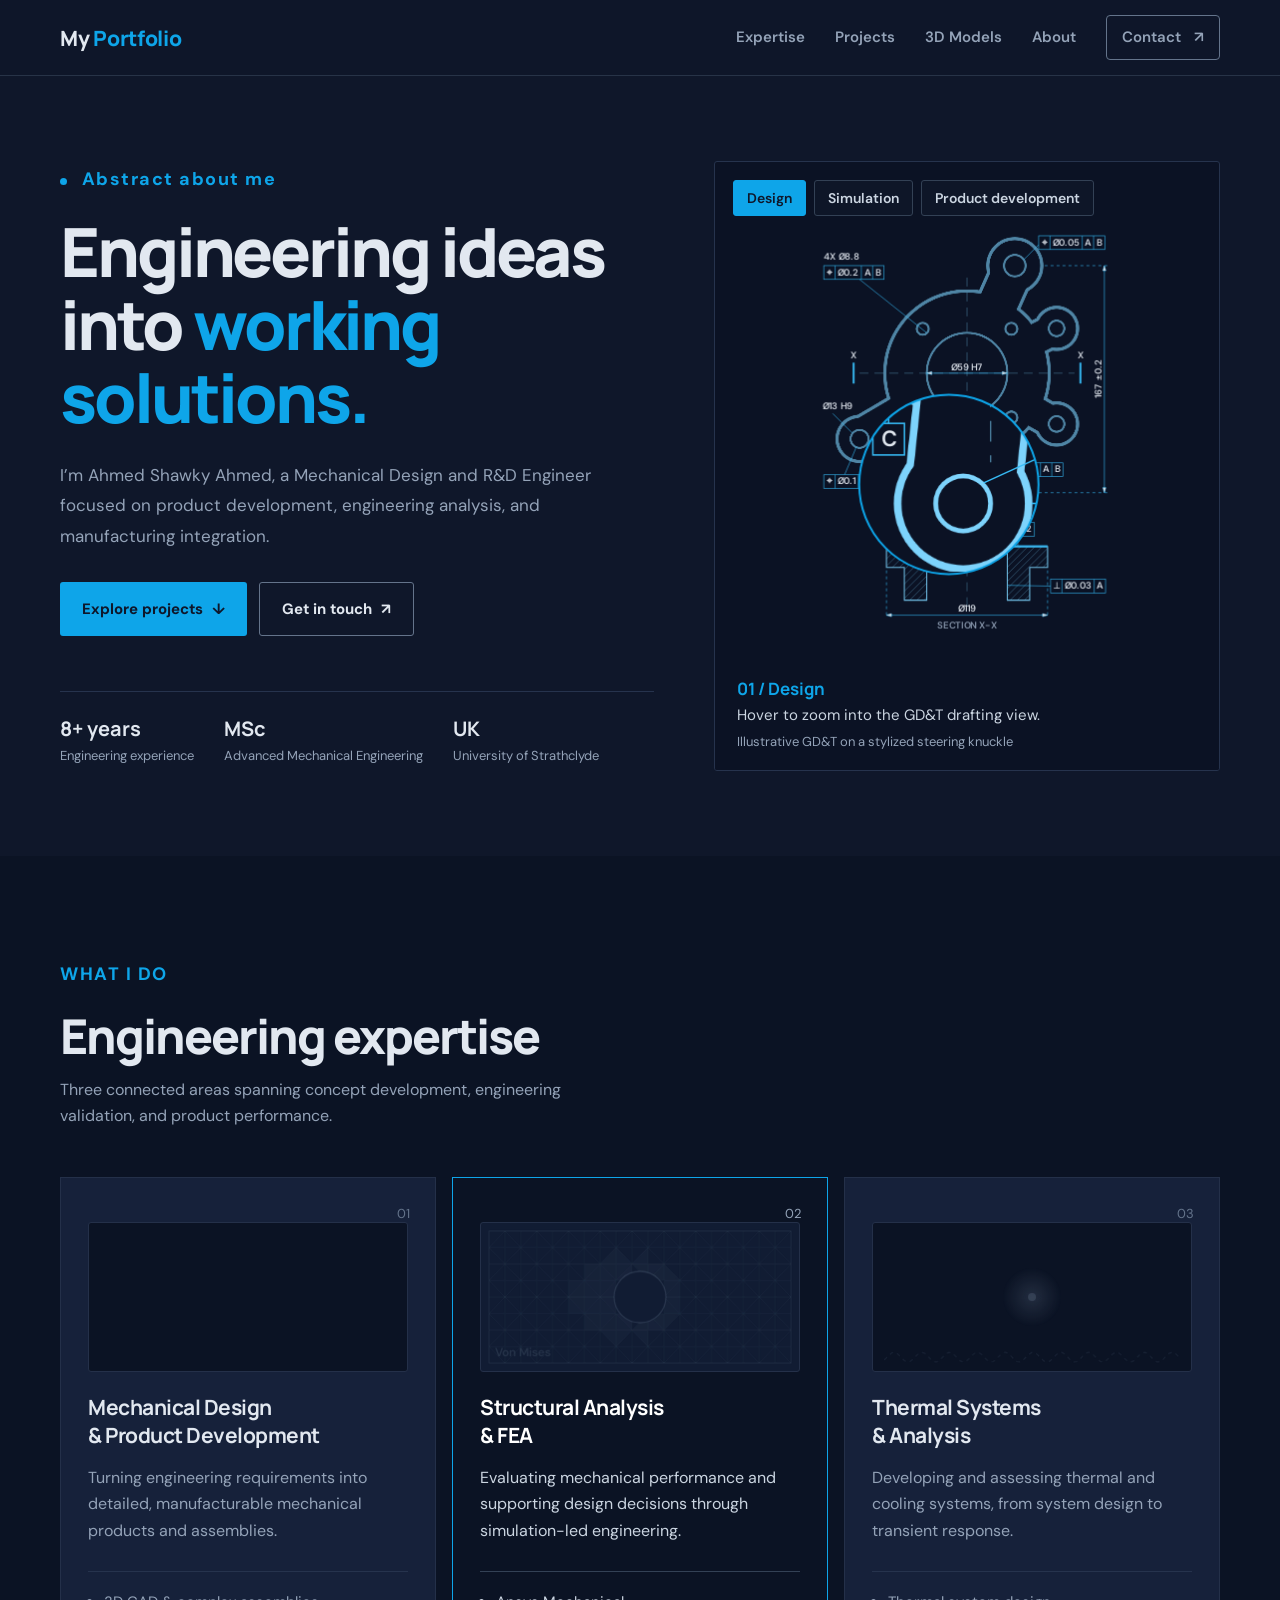
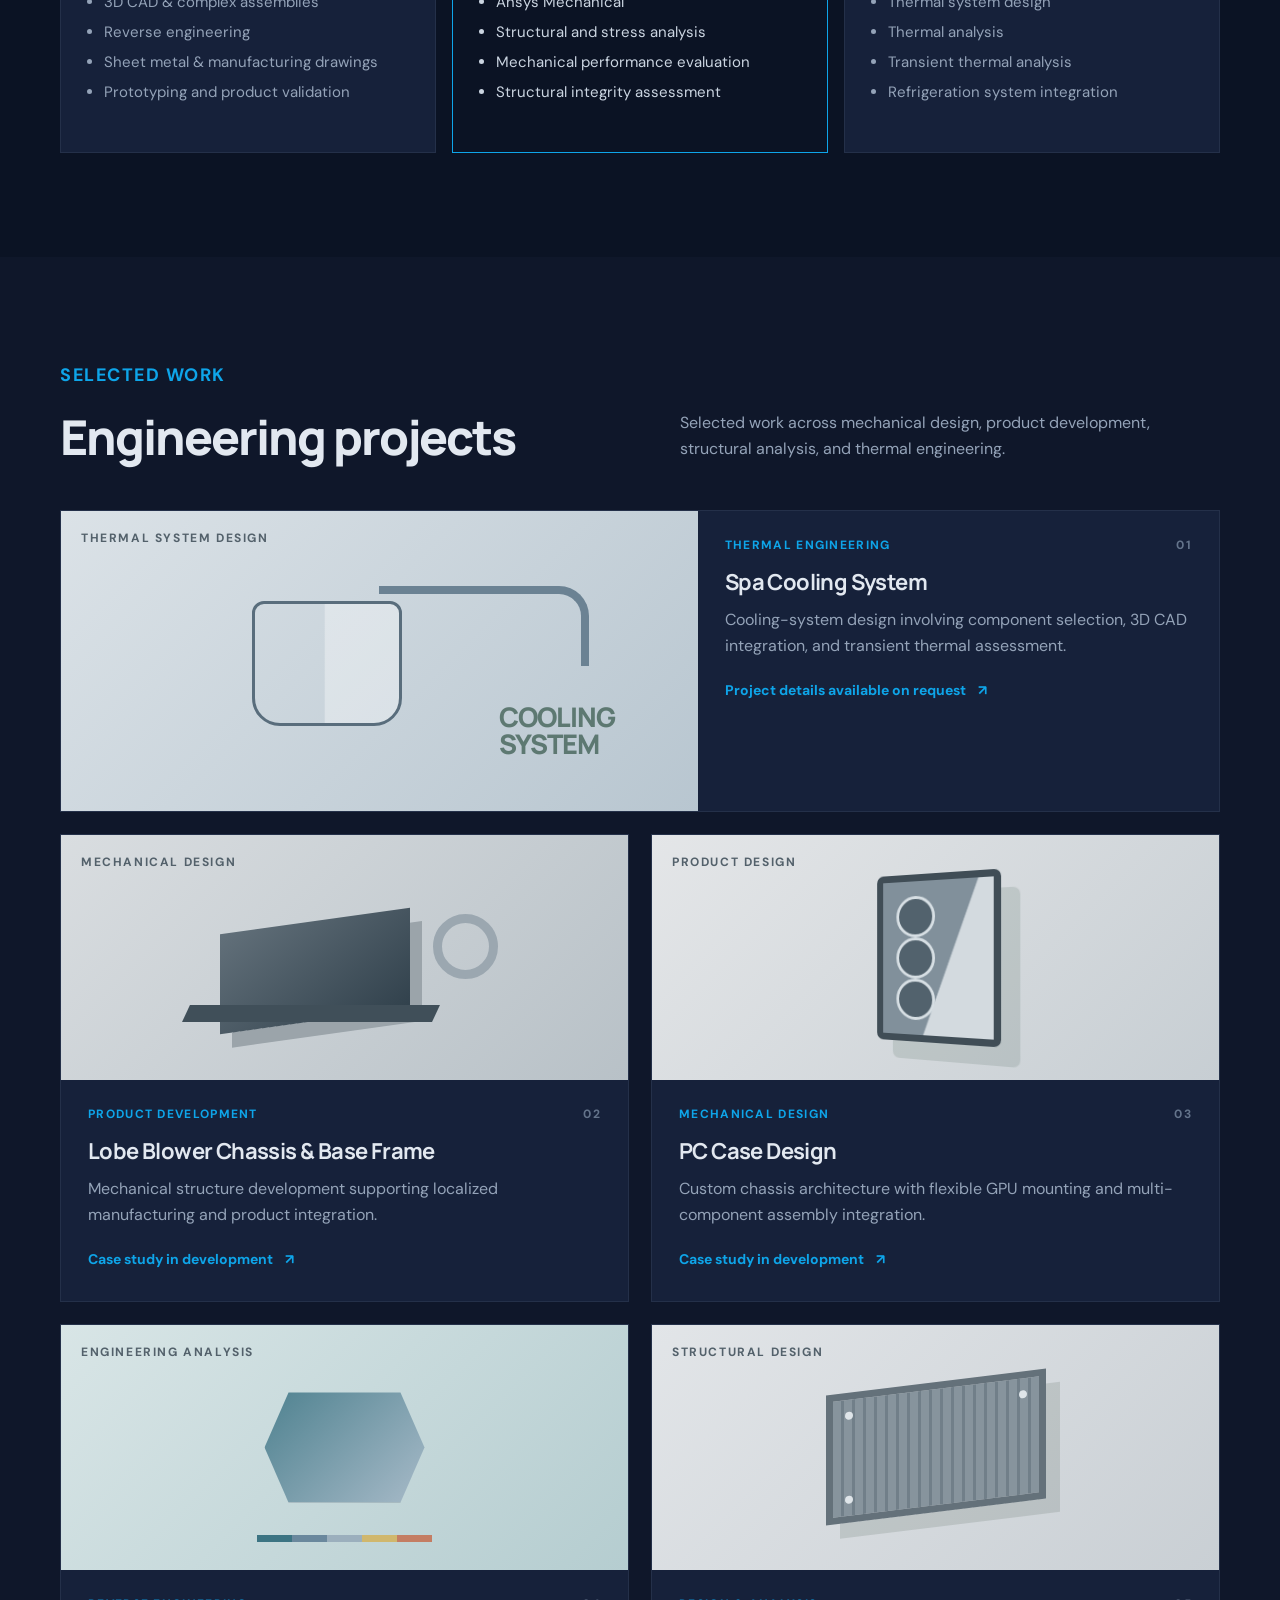
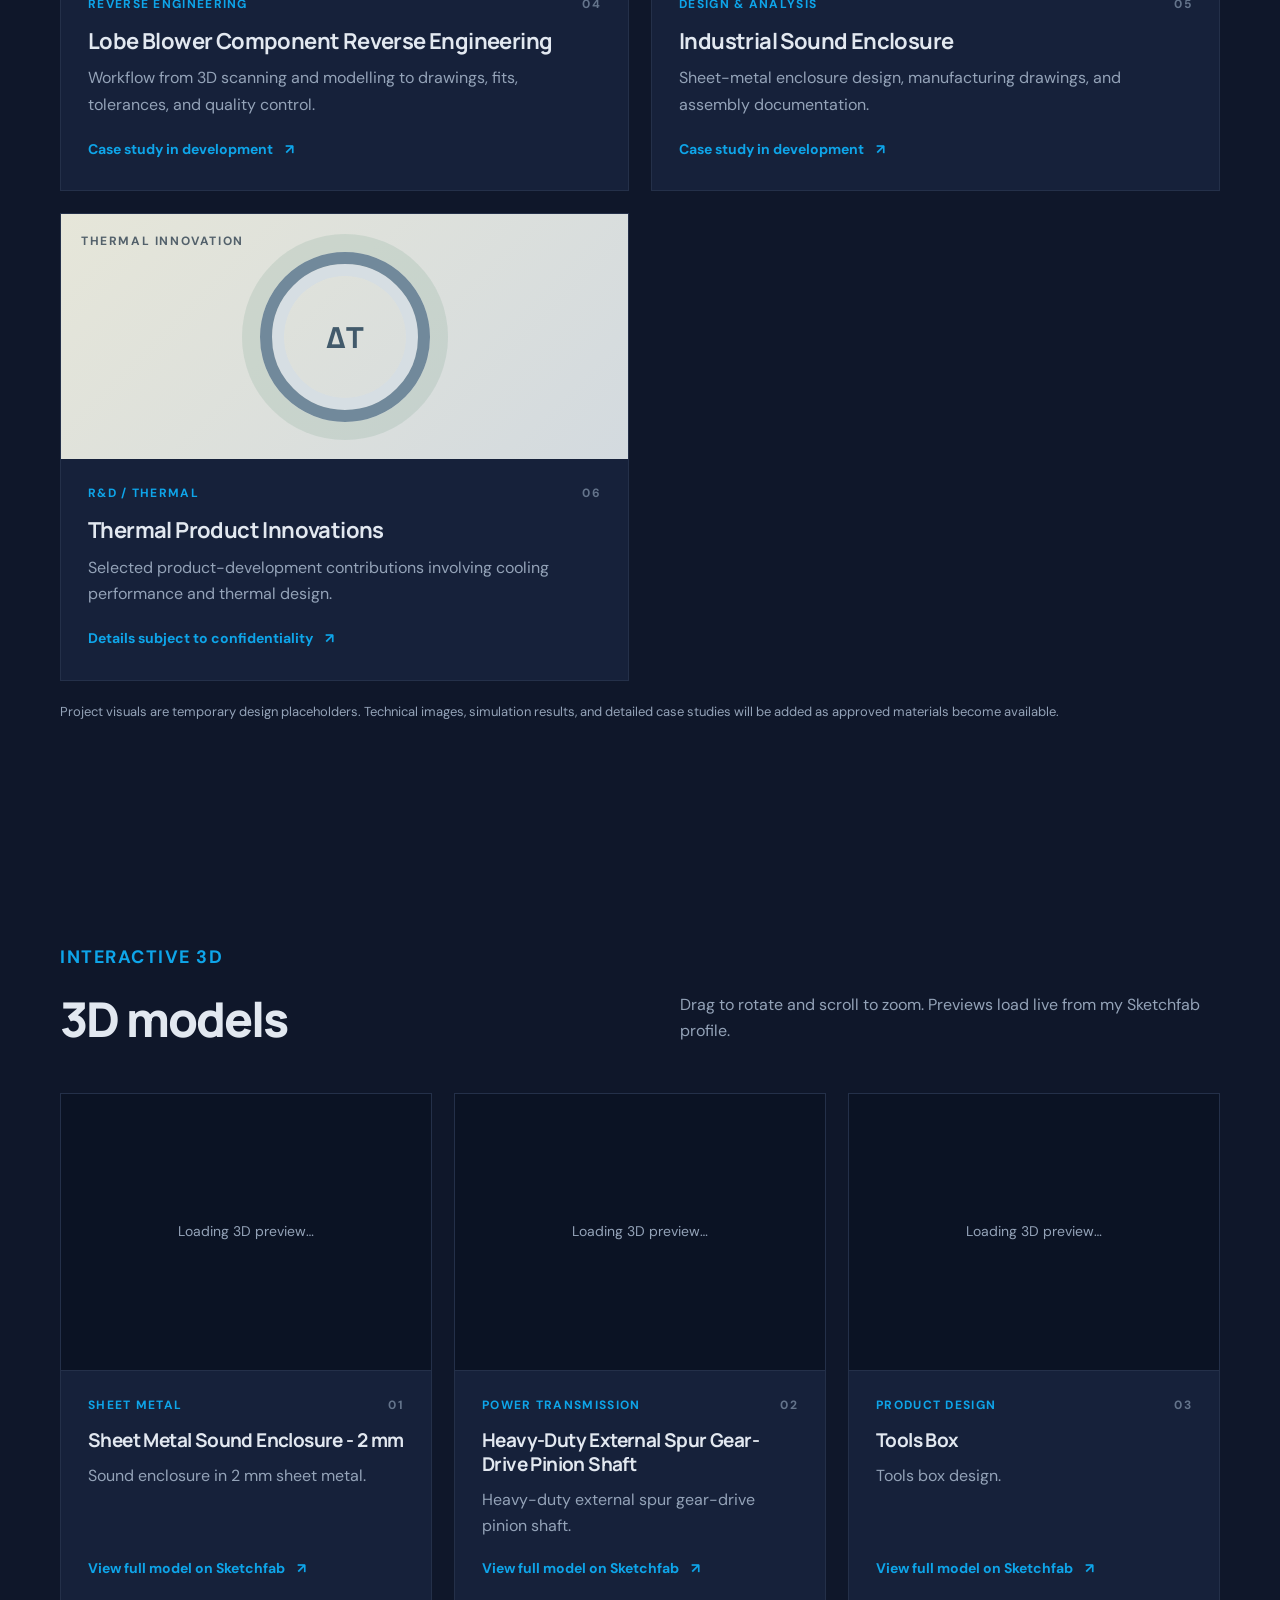
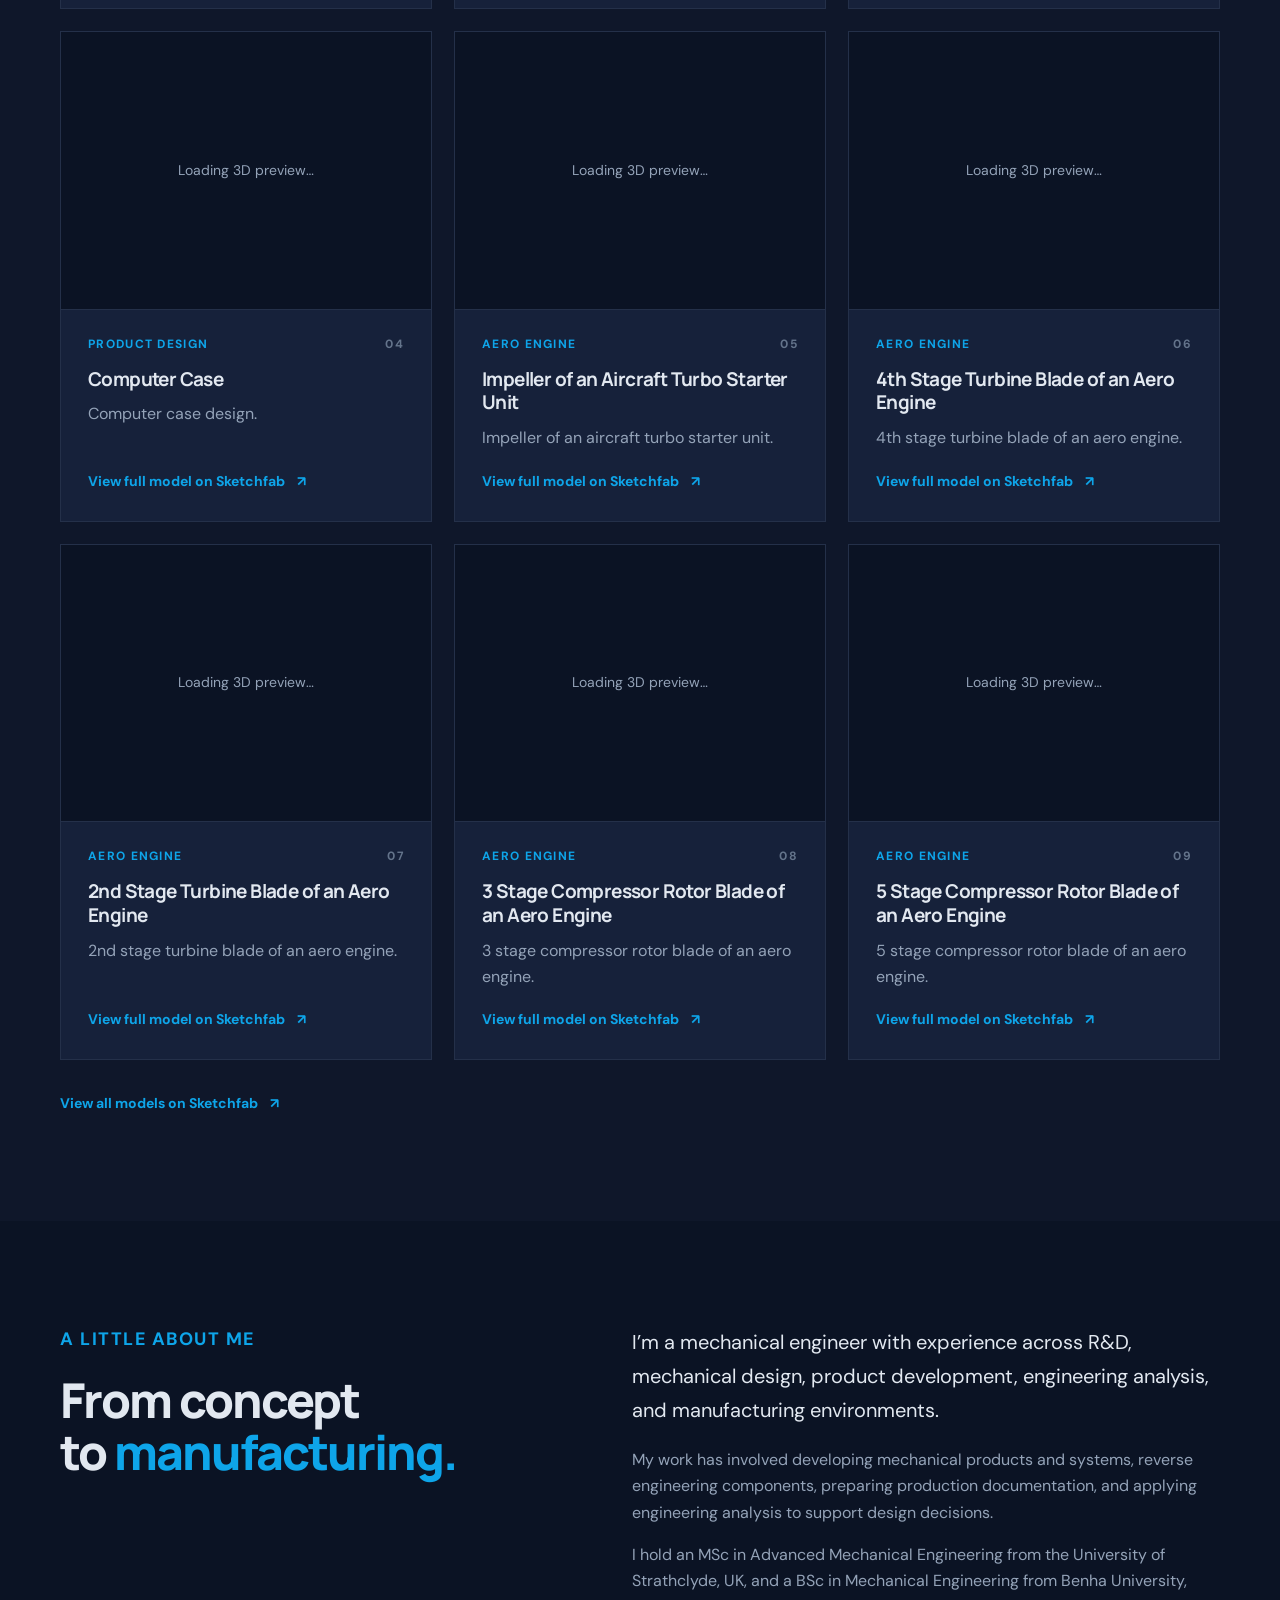
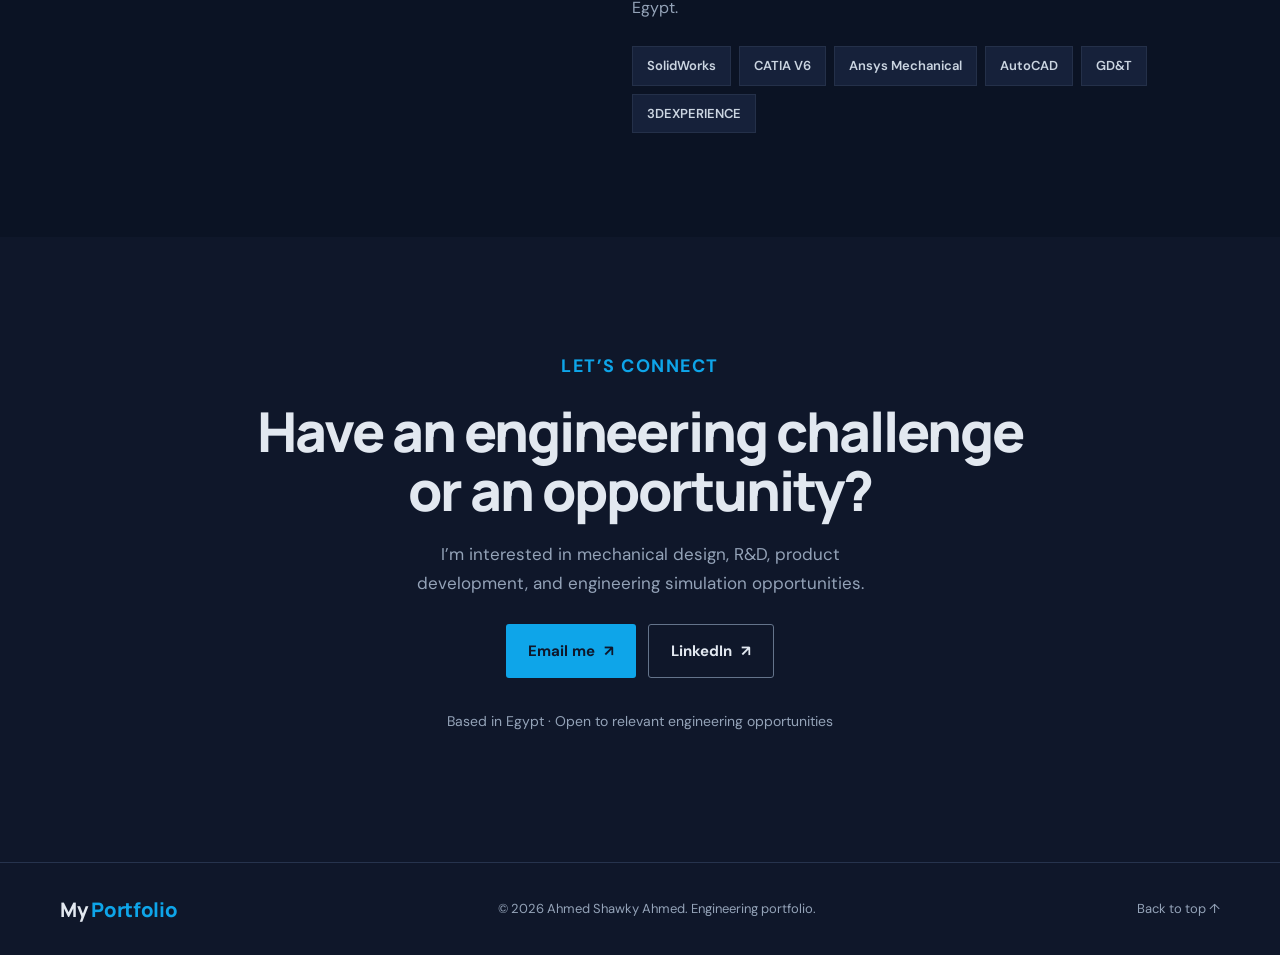
<file: index.html>
<!DOCTYPE html>
<html lang="en">
<head>
  <meta charset="UTF-8">
  <meta name="viewport" content="width=device-width, initial-scale=1.0">
  <meta name="description" content="Ahmed Shawky Ahmed — Mechanical Design, Product Development, FEA and Thermal Engineering Portfolio.">
  <meta name="theme-color" content="#0F172A">
  <title>Ahmed Shawky Ahmed | Mechanical Engineering Portfolio</title>
  <link rel="preconnect" href="https://fonts.googleapis.com">
  <link rel="preconnect" href="https://fonts.gstatic.com" crossorigin>
  <link href="https://fonts.googleapis.com/css2?family=DM+Sans:wght@400;500;600;700&family=Manrope:wght@400;500;600;700;800&display=swap" rel="stylesheet">
  <link rel="stylesheet" href="css/style.css?v=20261113">
</head>
<body>
  <header class="site-header">
    <nav class="nav container" aria-label="Main navigation">
      <a class="brand" href="#home">My <span>Portfolio</span></a>
      <button class="menu-toggle" aria-label="Toggle navigation" aria-expanded="false">☰</button>
      <div class="nav-links">
        <a href="#expertise">Expertise</a>
        <a href="#projects">Projects</a>
        <a href="#models">3D Models</a>
        <a href="#about">About</a>
        <a href="#contact" class="nav-contact">Contact <span>↗</span></a>
      </div>
    </nav>
  </header>

  <main>
    <section class="hero section container" id="home">
      <div class="hero-copy">
        <p class="eyebrow"><span class="status-dot"></span> Abstract about me</p>
        <h1>Engineering ideas<br>into <span>working solutions.</span></h1>
        <p class="hero-lead">I’m Ahmed Shawky Ahmed, a Mechanical Design and R&amp;D Engineer focused on product development, engineering analysis, and manufacturing integration.</p>
        <div class="hero-actions">
          <a class="button button-primary" href="#projects">Explore projects <span>↓</span></a>
          <a class="button button-ghost" href="#contact">Get in touch <span>↗</span></a>
        </div>
        <div class="hero-facts">
          <div><strong>8+ years</strong><span>Engineering experience</span></div>
          <div><strong>MSc</strong><span>Advanced Mechanical Engineering</span></div>
          <div><strong>UK</strong><span>University of Strathclyde</span></div>
        </div>
      </div>
      <div class="hero-visual" id="heroViz" role="group" aria-label="Interactive steering knuckle: GD&amp;T datums with top and side views, stress distribution, and concept-to-product journey. Move your cursor over it, or choose a topic.">
        <canvas id="vizCanvas" aria-hidden="true"></canvas>
        <div class="viz-tabs">
          <button type="button" class="viz-tab" aria-pressed="true">Design</button>
          <button type="button" class="viz-tab" aria-pressed="false">Simulation</button>
          <button type="button" class="viz-tab" aria-pressed="false">Product development</button>
        </div>
        <div class="viz-caption" aria-live="polite"><strong id="vizTitle">01 / Design</strong><span id="vizText"></span><em id="vizReadout" aria-hidden="true"></em></div>
      </div>
    </section>

    <section class="expertise section section-muted" id="expertise">
      <div class="container">
        <div class="section-heading">
          <p class="eyebrow">WHAT I DO</p>
          <h2>Engineering expertise</h2>
          <p>Three connected areas spanning concept development, engineering validation, and product performance.</p>
        </div>
        <div class="expertise-grid">
          <article tabindex="0" class="expertise-card">
            <div class="card-number">01</div>
            <div class="viz-panel" aria-hidden="true"><canvas></canvas></div>
            <h3>Mechanical Design<br>&amp; Product Development</h3>
            <p>Turning engineering requirements into detailed, manufacturable mechanical products and assemblies.</p>
            <ul><li>3D CAD &amp; complex assemblies</li><li>Reverse engineering</li><li>Sheet metal &amp; manufacturing drawings</li><li>Prototyping and product validation</li></ul>
          </article>
          <article tabindex="0" class="expertise-card featured">
            <div class="card-number">02</div>
            <div class="viz-panel" aria-hidden="true"><canvas></canvas></div>
            <h3>Structural Analysis<br>&amp; FEA</h3>
            <p>Evaluating mechanical performance and supporting design decisions through simulation-led engineering.</p>
            <ul><li>Ansys Mechanical</li><li>Structural and stress analysis</li><li>Mechanical performance evaluation</li><li>Structural integrity assessment</li></ul>
          </article>
          <article tabindex="0" class="expertise-card">
            <div class="card-number">03</div>
            <div class="viz-panel" aria-hidden="true"><canvas></canvas></div>
            <h3>Thermal Systems<br>&amp; Analysis</h3>
            <p>Developing and assessing thermal and cooling systems, from system design to transient response.</p>
            <ul><li>Thermal system design</li><li>Thermal analysis</li><li>Transient thermal analysis</li><li>Refrigeration system integration</li></ul>
          </article>
        </div>
      </div>
    </section>

    <section class="projects section container" id="projects">
      <div class="section-heading heading-row">
        <div><p class="eyebrow">SELECTED WORK</p><h2>Engineering projects</h2></div>
        <p>Selected work across mechanical design, product development, structural analysis, and thermal engineering.</p>
      </div>
      <div class="project-grid">
        <article tabindex="0" class="project-card project-wide">
          <div class="project-art art-cooling"><div class="project-pop"><h4>Spa cooling system</h4><ul><li>Evaporator, compressor, air-cooled condenser and expansion devices sized and selected</li><li>Ethylene glycol/water secondary loop with receiver, filter drier and pump</li><li>Transient thermal simulation of pull-down and setpoint</li></ul></div><span class="art-label">THERMAL SYSTEM DESIGN</span><div class="art-shape shape-tank"></div><div class="art-shape shape-pipe"></div><div class="art-caption">COOLING<br>SYSTEM</div></div>
          <div class="project-info"><div class="project-meta"><span>THERMAL ENGINEERING</span><span>01</span></div><h3>Spa Cooling System</h3><p>Cooling-system design involving component selection, 3D CAD integration, and transient thermal assessment.</p><a href="#contact" class="text-link">Project details available on request <span>↗</span></a></div>
        </article>
        <article tabindex="0" class="project-card">
          <div class="project-art art-blower"><div class="project-pop"><h4>Lobe blower chassis</h4><ul><li>Compact integrated chassis and outlet silencer for local manufacturing</li><li>Sheet-metal base frames designed in SolidWorks</li><li>Stress checks and optimisation in ANSYS</li></ul></div><span class="art-label">MECHANICAL DESIGN</span><div class="machine-block"></div><div class="machine-base"></div><div class="machine-wheel"></div></div>
          <div class="project-info"><div class="project-meta"><span>PRODUCT DEVELOPMENT</span><span>02</span></div><h3>Lobe Blower Chassis &amp; Base Frame</h3><p>Mechanical structure development supporting localized manufacturing and product integration.</p><a href="#contact" class="text-link">Case study in development <span>↗</span></a></div>
        </article>
        <article tabindex="0" class="project-card">
          <div class="project-art art-pc"><div class="project-pop"><h4>PC case</h4><ul><li>Slatted front panel and tempered-glass side</li><li>Horizontal and vertical GPU mounting without extra brackets</li><li>Full 3D master assembly with clearance checks</li></ul></div><span class="art-label">PRODUCT DESIGN</span><div class="pc-case"><i></i><i></i><i></i></div></div>
          <div class="project-info"><div class="project-meta"><span>MECHANICAL DESIGN</span><span>03</span></div><h3>PC Case Design</h3><p>Custom chassis architecture with flexible GPU mounting and multi-component assembly integration.</p><a href="#contact" class="text-link">Case study in development <span>↗</span></a></div>
        </article>
        <article tabindex="0" class="project-card">
          <div class="project-art art-fea"><div class="project-pop"><h4>Reverse engineering</h4><ul><li>3D scanning to CAD modelling</li><li>Drawings with fits, tolerances and GD&amp;T</li><li>Prototyping and quality-control validation</li></ul></div><span class="art-label">ENGINEERING ANALYSIS</span><div class="fea-part"></div><div class="fea-scale"><i></i><i></i><i></i><i></i><i></i></div></div>
          <div class="project-info"><div class="project-meta"><span>REVERSE ENGINEERING</span><span>04</span></div><h3>Lobe Blower Component Reverse Engineering</h3><p>Workflow from 3D scanning and modelling to drawings, fits, tolerances, and quality control.</p><a href="#contact" class="text-link">Case study in development <span>↗</span></a></div>
        </article>
        <article tabindex="0" class="project-card">
          <div class="project-art art-enclosure"><div class="project-pop"><h4>Sound enclosure</h4><ul><li>Sheet-metal acoustic enclosure design</li><li>Manufacturing drawings and coded BOMs</li><li>Assembly and fabrication documentation</li></ul></div><span class="art-label">STRUCTURAL DESIGN</span><div class="enclosure"><i></i><i></i><i></i></div></div>
          <div class="project-info"><div class="project-meta"><span>DESIGN &amp; ANALYSIS</span><span>05</span></div><h3>Industrial Sound Enclosure</h3><p>Sheet-metal enclosure design, manufacturing drawings, and assembly documentation.</p><a href="#contact" class="text-link">Case study in development <span>↗</span></a></div>
        </article>
        <article tabindex="0" class="project-card">
          <div class="project-art art-thermal"><div class="project-pop"><h4>Thermal innovations</h4><ul><li>Cooling-system innovation, patent application pending</li><li>About 90% shorter cooling time at the same temperature difference</li><li>About 20% higher COP via evaporative condenser cooling</li></ul></div><span class="art-label">THERMAL INNOVATION</span><div class="thermal-rings"></div><div class="thermal-center">ΔT</div></div>
          <div class="project-info"><div class="project-meta"><span>R&amp;D / THERMAL</span><span>06</span></div><h3>Thermal Product Innovations</h3><p>Selected product-development contributions involving cooling performance and thermal design.</p><a href="#contact" class="text-link">Details subject to confidentiality <span>↗</span></a></div>
        </article>
      </div>
      <p class="project-note">Project visuals are temporary design placeholders. Technical images, simulation results, and detailed case studies will be added as approved materials become available.</p>
    </section>

    <section class="models section container" id="models">
      <div class="section-heading heading-row">
        <div><p class="eyebrow">INTERACTIVE 3D</p><h2>3D models</h2></div>
        <p>Drag to rotate and scroll to zoom. Previews load live from my Sketchfab profile.</p>
      </div>
      <div class="models-grid">
        <article class="model-card">
          <div class="model-view"><iframe title="Sheet Metal Sound Enclosure - 2 mm (3D preview)" data-src="https://sketchfab.com/models/586ce715743d426da0083e6a915e7c5e/embed?autostart=1&amp;ui_theme=dark&amp;ui_infos=0&amp;dnt=1" allow="autoplay; fullscreen; xr-spatial-tracking" allowfullscreen></iframe></div>
          <div class="project-info"><div class="project-meta"><span>SHEET METAL</span><span>01</span></div><h3>Sheet Metal Sound Enclosure - 2 mm</h3><p>Sound enclosure in 2 mm sheet metal.</p><a class="text-link" href="https://sketchfab.com/3d-models/sheet-metal-sound-enclosure-2-mm-586ce715743d426da0083e6a915e7c5e" target="_blank" rel="noopener">View full model on Sketchfab <span>↗</span></a></div>
        </article>
        <article class="model-card">
          <div class="model-view"><iframe title="Heavy-Duty External Spur Gear-Drive Pinion Shaft (3D preview)" data-src="https://sketchfab.com/models/90ccc5c08c844e558a2861c04ded9f22/embed?autostart=1&amp;ui_theme=dark&amp;ui_infos=0&amp;dnt=1" allow="autoplay; fullscreen; xr-spatial-tracking" allowfullscreen></iframe></div>
          <div class="project-info"><div class="project-meta"><span>POWER TRANSMISSION</span><span>02</span></div><h3>Heavy-Duty External Spur Gear-Drive Pinion Shaft</h3><p>Heavy-duty external spur gear-drive pinion shaft.</p><a class="text-link" href="https://sketchfab.com/3d-models/heavy-duty-external-spur-gear-drive-pinion-shaft-90ccc5c08c844e558a2861c04ded9f22" target="_blank" rel="noopener">View full model on Sketchfab <span>↗</span></a></div>
        </article>
        <article class="model-card">
          <div class="model-view"><iframe title="Tools Box (3D preview)" data-src="https://sketchfab.com/models/2b01747f8c2d4cbc93cb589e47c3c3ad/embed?autostart=1&amp;ui_theme=dark&amp;ui_infos=0&amp;dnt=1" allow="autoplay; fullscreen; xr-spatial-tracking" allowfullscreen></iframe></div>
          <div class="project-info"><div class="project-meta"><span>PRODUCT DESIGN</span><span>03</span></div><h3>Tools Box</h3><p>Tools box design.</p><a class="text-link" href="https://sketchfab.com/3d-models/tools-box-2b01747f8c2d4cbc93cb589e47c3c3ad" target="_blank" rel="noopener">View full model on Sketchfab <span>↗</span></a></div>
        </article>
        <article class="model-card">
          <div class="model-view"><iframe title="Computer Case (3D preview)" data-src="https://sketchfab.com/models/f0fdde04791e43bbad4b6a6bb6b259db/embed?autostart=1&amp;ui_theme=dark&amp;ui_infos=0&amp;dnt=1" allow="autoplay; fullscreen; xr-spatial-tracking" allowfullscreen></iframe></div>
          <div class="project-info"><div class="project-meta"><span>PRODUCT DESIGN</span><span>04</span></div><h3>Computer Case</h3><p>Computer case design.</p><a class="text-link" href="https://sketchfab.com/3d-models/computer-case-f0fdde04791e43bbad4b6a6bb6b259db" target="_blank" rel="noopener">View full model on Sketchfab <span>↗</span></a></div>
        </article>
        <article class="model-card">
          <div class="model-view"><iframe title="Impeller of an Aircraft Turbo Starter Unit (3D preview)" data-src="https://sketchfab.com/models/bd2a354b19f846f29d77b5b4abff2fb7/embed?autostart=1&amp;ui_theme=dark&amp;ui_infos=0&amp;dnt=1" allow="autoplay; fullscreen; xr-spatial-tracking" allowfullscreen></iframe></div>
          <div class="project-info"><div class="project-meta"><span>AERO ENGINE</span><span>05</span></div><h3>Impeller of an Aircraft Turbo Starter Unit</h3><p>Impeller of an aircraft turbo starter unit.</p><a class="text-link" href="https://sketchfab.com/3d-models/impeller-of-an-aircraft-turbo-starter-unit-bd2a354b19f846f29d77b5b4abff2fb7" target="_blank" rel="noopener">View full model on Sketchfab <span>↗</span></a></div>
        </article>
        <article class="model-card">
          <div class="model-view"><iframe title="4th Stage Turbine Blade of an Aero Engine (3D preview)" data-src="https://sketchfab.com/models/46f19fa2895d4ad3ae47b9d179581745/embed?autostart=1&amp;ui_theme=dark&amp;ui_infos=0&amp;dnt=1" allow="autoplay; fullscreen; xr-spatial-tracking" allowfullscreen></iframe></div>
          <div class="project-info"><div class="project-meta"><span>AERO ENGINE</span><span>06</span></div><h3>4th Stage Turbine Blade of an Aero Engine</h3><p>4th stage turbine blade of an aero engine.</p><a class="text-link" href="https://sketchfab.com/3d-models/4th-stage-turbine-blade-of-an-aero-engine-46f19fa2895d4ad3ae47b9d179581745" target="_blank" rel="noopener">View full model on Sketchfab <span>↗</span></a></div>
        </article>
        <article class="model-card">
          <div class="model-view"><iframe title="2nd Stage Turbine Blade of an Aero Engine (3D preview)" data-src="https://sketchfab.com/models/b12a74e4f41a466e8321f3a88de9b181/embed?autostart=1&amp;ui_theme=dark&amp;ui_infos=0&amp;dnt=1" allow="autoplay; fullscreen; xr-spatial-tracking" allowfullscreen></iframe></div>
          <div class="project-info"><div class="project-meta"><span>AERO ENGINE</span><span>07</span></div><h3>2nd Stage Turbine Blade of an Aero Engine</h3><p>2nd stage turbine blade of an aero engine.</p><a class="text-link" href="https://sketchfab.com/3d-models/2nd-stage-turbine-blade-of-an-aero-engine-b12a74e4f41a466e8321f3a88de9b181" target="_blank" rel="noopener">View full model on Sketchfab <span>↗</span></a></div>
        </article>
        <article class="model-card">
          <div class="model-view"><iframe title="3th Stage Compressor Rotor Blade of an Aero Engine (3D preview)" data-src="https://sketchfab.com/models/38c45bc802114ca98766e07972fe6e45/embed?autostart=1&amp;ui_theme=dark&amp;ui_infos=0&amp;dnt=1" allow="autoplay; fullscreen; xr-spatial-tracking" allowfullscreen></iframe></div>
          <div class="project-info"><div class="project-meta"><span>AERO ENGINE</span><span>8</span></div><h3>3 Stage Compressor Rotor Blade of an Aero Engine</h3><p>3 stage compressor rotor blade of an aero engine.</p><a class="text-link" href="https://sketchfab.com/3d-models/3-stage-compressor-rotor-blade-of-an-aero-engine-38c45bc802114ca98766e07972fe6e45" target="_blank" rel="noopener">View full model on Sketchfab <span>↗</span></a></div>
        </article>
        <article class="model-card">
          <div class="model-view"><iframe title="5th Stage Compressor Rotor Blade of an Aero Engine (3D preview)" data-src="https://sketchfab.com/models/85f3c8cd78374c7093ea198f3dbce46a/embed?autostart=1&amp;ui_theme=dark&amp;ui_infos=0&amp;dnt=1" allow="autoplay; fullscreen; xr-spatial-tracking" allowfullscreen></iframe></div>
          <div class="project-info"><div class="project-meta"><span>AERO ENGINE</span><span>9</span></div><h3>5 Stage Compressor Rotor Blade of an Aero Engine</h3><p>5 stage compressor rotor blade of an aero engine.</p><a class="text-link" href="https://sketchfab.com/3d-models/5-stage-compressor-rotor-blade-of-an-aero-engine-85f3c8cd78374c7093ea198f3dbce46a" target="_blank" rel="noopener">View full model on Sketchfab <span>↗</span></a></div>
        </article>
      </div>
      <p class="models-all"><a class="text-link" href="https://sketchfab.com/ahmedshawky3395" target="_blank" rel="noopener">View all models on Sketchfab <span>↗</span></a></p>
    </section>

    <section class="about section section-muted" id="about">
      <div class="container about-layout">
        <div><p class="eyebrow">A LITTLE ABOUT ME</p><h2>From concept<br>to <span>manufacturing.</span></h2></div>
        <div class="about-copy">
          <p class="about-lead">I’m a mechanical engineer with experience across R&amp;D, mechanical design, product development, engineering analysis, and manufacturing environments.</p>
          <p>My work has involved developing mechanical products and systems, reverse engineering components, preparing production documentation, and applying engineering analysis to support design decisions.</p>
          <p>I hold an MSc in Advanced Mechanical Engineering from the University of Strathclyde, UK, and a BSc in Mechanical Engineering from Benha University, Egypt.</p>
          <div class="tool-list"><span>SolidWorks</span><span>CATIA V6</span><span>Ansys Mechanical</span><span>AutoCAD</span><span>GD&amp;T</span><span>3DEXPERIENCE</span></div>
        </div>
      </div>
    </section>

    <section class="contact section container" id="contact">
      <p class="eyebrow">LET’S CONNECT</p>
      <h2>Have an engineering challenge<br>or an opportunity?</h2>
      <p class="contact-copy">I’m interested in mechanical design, R&amp;D, product development, and engineering simulation opportunities.</p>
      <div class="contact-actions">
        <a class="button button-primary" href="mailto:ahmedshawky3395@gmail.com">Email me <span>↗</span></a>
        <a class="button button-ghost" href="https://www.linkedin.com/in/ahmed-shawky-msc-cswp-9bab29113/" target="_blank" rel="noopener">LinkedIn <span>↗</span></a>
      </div>
      <p class="location">Based in Egypt · Open to relevant engineering opportunities</p>
    </section>
  </main>

  <footer class="footer"><div class="container footer-inner"><a class="brand" href="#home">My <span>Portfolio</span></a><p>© <span id="year"></span> Ahmed Shawky Ahmed. Engineering portfolio.</p><a href="#home">Back to top ↑</a></div></footer>
  <script src="js/main.js"></script>
  <script src="js/hero-visual.js?v=20261112"></script>
  <script src="js/expertise.js?v=20261112"></script>
  <script src="js/models.js?v=20261114"></script>
</body>
</html>
</file>
<file: css/style.css>
@import url('https://fonts.googleapis.com/css2?family=DM+Sans:wght@400;500;600;700&family=Manrope:wght@400;500;600;700;800&display=swap');
:root{--ink:#E2E8F0;--muted:#94A3B8;--paper:#0F172A;--slate:#64748B;--line:#26334d;--green:#0EA5E9;--green-dark:#0EA5E9;--navy:#0F172A;--max:1160px}
*{box-sizing:border-box}html{scroll-behavior:smooth;scroll-padding-top:85px}body{margin:0;background:var(--paper);color:var(--ink);font-family:"DM Sans",sans-serif;line-height:1.65}a{color:inherit;text-decoration:none}.container{width:min(var(--max),calc(100% - 48px));margin-inline:auto}.site-header{height:76px;position:sticky;top:0;z-index:20;background:rgba(15,23,42,.92);backdrop-filter:blur(14px);border-bottom:1px solid rgba(100,116,139,.3)}.nav{height:100%;display:flex;align-items:center;justify-content:space-between}.brand{font:800 21px Manrope,sans-serif;letter-spacing:-.3px}.brand span{color:var(--green-dark)}.nav-links{display:flex;align-items:center;gap:30px;font-size:15px;font-weight:600;color:#94A3B8}.nav-links a:hover,.footer a:hover{color:var(--green-dark)}.nav-contact{border:1px solid var(--slate);padding:9px 15px;border-radius:4px}.nav-contact span,.button span,.text-link span{margin-left:9px}.menu-toggle{display:none;background:none;border:0;font-size:24px;color:var(--ink)}
.section{padding-block:104px}.hero{min-height:660px;display:grid;grid-template-columns:1.08fr .92fr;align-items:center;gap:60px;padding-block:85px}.eyebrow{font-size:18px;font-weight:700;letter-spacing:1.5px;color:var(--green-dark);margin:0 0 20px}.status-dot{display:inline-block;width:7px;height:7px;border-radius:50%;background:#0EA5E9;margin-right:9px}.hero h1,.section-heading h2,.about h2,.contact h2{font:800 clamp(42px,5.3vw,70px)/1.08 Manrope,sans-serif;letter-spacing:-3px;margin:0}.hero h1 span,.about h2 span{color:var(--green-dark)}.hero-lead{font-size:17px;line-height:1.8;color:var(--muted);max-width:570px;margin:25px 0 30px}.hero-actions,.contact-actions{display:flex;gap:12px;flex-wrap:wrap}.button{display:inline-flex;align-items:center;justify-content:center;padding:14px 22px;font-size:15px;font-weight:700;border-radius:3px;transition:.2s}.button-primary{background:#0EA5E9;color:#0F172A}.button-primary:hover{background:#38BDF8;transform:translateY(-2px)}.button-ghost{border:1px solid #64748B}.button-ghost:hover{border-color:var(--green-dark);color:var(--green-dark)}.hero-facts{display:flex;gap:30px;margin-top:55px;padding-top:23px;border-top:1px solid var(--line)}.hero-facts div{display:flex;flex-direction:column}.hero-facts strong{font:700 20px Manrope}.hero-facts span{font-size:13px;color:var(--muted);margin-top:3px}
.hero-visual{height:440px;position:relative;overflow:hidden;background:#0b1224;border:1px solid #26334d;border-radius:3px}.visual-grid{position:absolute;inset:0;background-image:linear-gradient(rgba(255,255,255,.06) 1px,transparent 1px),linear-gradient(90deg,rgba(255,255,255,.06) 1px,transparent 1px);background-size:32px 32px;mask-image:linear-gradient(135deg,black,transparent 85%)}.orbit{position:absolute;border:1px solid rgba(14,165,233,.55);border-radius:50%;left:50%;top:50%;transform:translate(-50%,-50%) rotate(-28deg)}.orbit-one{width:340px;height:190px}.orbit-two{width:250px;height:330px;transform:translate(-50%,-50%) rotate(38deg)}.visual-core{position:absolute;left:50%;top:50%;transform:translate(-50%,-50%);width:155px;height:155px;border:1px solid #0EA5E9;border-radius:50%;display:flex;flex-direction:column;align-items:center;justify-content:center;color:white;background:rgba(14,165,233,.08);box-shadow:0 0 60px rgba(14,165,233,.1)}.visual-core span{font:800 42px Manrope;color:var(--green)}.visual-core small{font-size:11px;line-height:1.5;letter-spacing:2px;text-align:center;color:#CBD5E1}.visual-tag{position:absolute;color:#CBD5E1;font-size:12px;letter-spacing:1.5px}.tag-top{top:28px;left:28px}.tag-bottom{bottom:28px;right:28px}.crosshair{position:absolute;color:var(--green);font-size:20px}.crosshair-a{top:22%;right:18%}.crosshair-b{bottom:20%;left:17%}
.section-muted{background:#0b1324}.section-heading{max-width:650px;margin-bottom:48px}.section-heading h2,.about h2,.contact h2{font-size:clamp(34px,4vw,48px);letter-spacing:-2px}.section-heading>p:last-child{color:var(--muted);max-width:540px;margin:15px 0 0}.expertise-grid{display:grid;grid-template-columns:repeat(3,1fr);gap:16px}.expertise-card{background:#16213a;padding:30px 27px;min-height:365px;border:1px solid #243049;position:relative}.expertise-card.featured{background:#0b1324;color:white;border-color:#0EA5E9}.card-number{position:absolute;right:25px;top:25px;color:#64748B;font-size:13px}.featured .card-number{color:#94A3B8}.line-icon{font-size:32px;color:var(--green-dark);margin-bottom:25px}.featured .line-icon{color:var(--green)}.expertise-card h3{font:700 21px/1.3 Manrope;margin:0 0 14px;letter-spacing:-.5px}.expertise-card p{font-size:16px;color:var(--muted);min-height:90px}.featured p{color:#CBD5E1}.expertise-card ul{padding:15px 0 0 16px;border-top:1px solid var(--line);font-size:15px;color:#94A3B8;line-height:2}.featured ul{border-color:#334155;color:#CBD5E1}
.heading-row{display:flex;align-items:end;justify-content:space-between;gap:30px;max-width:none}.heading-row>p{max-width:380px;color:var(--muted);font-size:16px}.project-grid{display:grid;grid-template-columns:repeat(2,1fr);gap:22px}.project-card{background:#16213a;border:1px solid #243049;min-width:0}.project-art{height:245px;position:relative;overflow:hidden;background:#dfe4e8;display:flex;align-items:center;justify-content:center}.project-wide{grid-column:span 2;display:grid;grid-template-columns:1.1fr .9fr}.project-wide .project-art{height:100%;min-height:300px}.art-label{position:absolute;top:18px;left:20px;font-size:12px;letter-spacing:1.6px;color:#53616b;font-weight:700;z-index:2}.project-info{padding:25px 27px 28px}.project-meta{display:flex;justify-content:space-between;font-size:12px;letter-spacing:1.3px;color:var(--green-dark);font-weight:700}.project-meta span:last-child{color:#64748B}.project-info h3{font:700 22px/1.25 Manrope;letter-spacing:-.6px;margin:13px 0 10px}.project-info p{font-size:16px;color:var(--muted);margin:0 0 18px}.text-link{font-size:14px;font-weight:700;color:var(--green-dark)}.project-note{font-size:13px;color:#94A3B8;margin-top:20px}
.art-cooling{background:linear-gradient(135deg,#dbe2e7,#b8c6d0)}.shape-tank{width:150px;height:125px;border:3px solid #596d7c;border-radius:12px 12px 28px 28px;position:absolute;left:30%;top:30%;background:linear-gradient(90deg,transparent 48%,rgba(255,255,255,.35) 49%)}.shape-pipe{width:210px;height:80px;border:8px solid #6b8293;border-left:0;border-bottom:0;border-radius:0 30px 0 0;position:absolute;left:50%;top:25%}.art-caption{position:absolute;right:13%;bottom:18%;font:800 27px/1 Manrope;color:rgba(40,76,60,.65);letter-spacing:-1px}
.art-blower{background:linear-gradient(135deg,#d9dde0,#b8c1c7)}.machine-block{width:190px;height:100px;background:linear-gradient(145deg,#62707a,#31414c);transform:skewY(-8deg);position:absolute;top:35%;left:28%;box-shadow:12px 15px 0 #9ba4aa}.machine-base{position:absolute;width:250px;height:17px;background:#404f59;left:22%;bottom:24%;transform:skewX(-25deg)}.machine-wheel{position:absolute;width:65px;height:65px;border:9px solid #9ba7b0;border-radius:50%;right:23%;top:32%}
.art-pc{background:linear-gradient(135deg,#e4e6e8,#c7ced3)}.pc-case{width:130px;height:170px;border:7px solid #404d56;border-radius:7px;background:linear-gradient(110deg,#81909b 0 58%,#d3dadf 59%);transform:perspective(400px) rotateY(-18deg);box-shadow:18px 18px 0 rgba(43,69,59,.13);display:flex;flex-direction:column;justify-content:space-evenly;padding:15px}.pc-case i{width:42px;height:42px;border:3px solid #d7dfe4;border-radius:50%;background:#52626d}
.art-fea{background:linear-gradient(135deg,#d8e5e6,#b5cdd0)}.fea-part{width:160px;height:110px;background:linear-gradient(135deg,#4f8290,#a7bac8);clip-path:polygon(15% 0,85% 0,100% 50%,85% 100%,15% 100%,0 50%);box-shadow:0 15px 30px #80929f}.fea-scale{position:absolute;bottom:28px;display:flex;gap:0}.fea-scale i{width:35px;height:7px;background:#3c7483}.fea-scale i:nth-child(2){background:#6a889d}.fea-scale i:nth-child(3){background:#9bafbd}.fea-scale i:nth-child(4){background:#d0b76d}.fea-scale i:nth-child(5){background:#c47d63}
.art-enclosure{background:linear-gradient(135deg,#e2e5e8,#c9cfd4)}.enclosure{width:220px;height:130px;border:7px solid #64717a;background:repeating-linear-gradient(90deg,#87949d 0 8px,#717f89 8px 11px);transform:skewY(-7deg);box-shadow:14px 15px 0 rgba(54,76,60,.15);position:relative}.enclosure i{position:absolute;width:8px;height:8px;border-radius:50%;background:#dfe5e9;top:12px}.enclosure i:nth-child(1){left:12px}.enclosure i:nth-child(2){right:12px}.enclosure i:nth-child(3){bottom:12px;left:12px;top:auto}
.art-thermal{background:linear-gradient(135deg,#e6e6d9,#d3dadf)}.thermal-rings{width:170px;height:170px;border-radius:50%;border:12px solid #71899b;box-shadow:inset 0 0 0 12px #d6dee3,0 0 0 18px rgba(113,155,133,.18)}.thermal-center{position:absolute;font:800 29px Manrope;color:#425a6b}
.about-layout{display:grid;grid-template-columns:.9fr 1.1fr;gap:90px}.about-copy{max-width:610px}.about-copy p{color:var(--muted);font-size:16px}.about-copy .about-lead{font-size:20px;color:var(--ink);line-height:1.7;margin-top:0}.tool-list{display:flex;flex-wrap:wrap;gap:8px;margin-top:25px}.tool-list span{padding:8px 14px;background:#16213a;border:1px solid #243049;font-size:13px;font-weight:600;color:#CBD5E1}
.contact{text-align:center;padding-block:115px}.contact h2{font-size:clamp(35px,4.5vw,55px)}.contact-copy{color:var(--muted);font-size:17px;max-width:500px;margin:20px auto 27px}.contact-actions{justify-content:center}.location{font-size:14px;color:#94A3B8;margin-top:32px}.footer{border-top:1px solid var(--line);padding:22px 0}.footer-inner{display:flex;align-items:center;justify-content:space-between}.footer p,.footer a:last-child{font-size:13px;color:#94A3B8}.footer .brand{font-size:20px;color:var(--ink)}
@media(max-width:800px){.hero{grid-template-columns:1fr;gap:45px;padding-block:65px}.hero-visual{height:350px}.expertise-grid{grid-template-columns:1fr}.expertise-card{min-height:0}.expertise-card p{min-height:0}.about-layout{grid-template-columns:1fr;gap:30px}.heading-row{display:block}.heading-row>p{margin-top:15px}.project-wide{grid-column:span 2}.project-wide .project-art{min-height:240px}}
@media(max-width:600px){.container{width:min(100% - 34px,var(--max))}.section{padding-block:72px}.site-header{height:66px}.menu-toggle{display:block}.nav-links{display:none;position:absolute;top:65px;left:0;right:0;background:var(--paper);padding:20px 24px 25px;flex-direction:column;align-items:flex-start;gap:18px;border-bottom:1px solid var(--line)}.nav-links.open{display:flex}.hero h1{font-size:44px;letter-spacing:-2px}.hero-facts{gap:15px;flex-wrap:wrap}.hero-facts strong{font-size:16px}.hero-facts span{font-size:12px;max-width:120px}.hero-visual{height:300px}.project-grid{grid-template-columns:1fr}.project-wide{grid-column:auto;display:block}.project-wide .project-art{min-height:230px}.project-art{height:220px}.project-info{padding:22px}.footer-inner{gap:12px;flex-wrap:wrap}.footer p{order:3;width:100%;margin:0}.contact h2{letter-spacing:-1.5px}}
/* Interactive hero visual */
.hero-visual{cursor:crosshair;height:610px}
.hero-visual canvas{position:absolute;inset:0;width:100%;height:100%;display:block;touch-action:pan-y}
.viz-tabs{position:absolute;top:18px;left:18px;right:18px;display:flex;flex-wrap:wrap;gap:8px;z-index:2}
.viz-tab{font:600 14px "DM Sans",sans-serif;color:#CBD5E1;background:rgba(15,23,42,.75);border:1px solid #334155;padding:8px 13px;border-radius:3px;cursor:pointer;transition:.2s}
.viz-tab:hover{border-color:#0EA5E9;color:#fff}
.viz-tab[aria-pressed="true"]{background:#0EA5E9;border-color:#0EA5E9;color:#0F172A}
.viz-tab:focus-visible{outline:2px solid #38BDF8;outline-offset:2px}
.viz-caption{position:absolute;left:0;right:0;bottom:0;z-index:1;padding:50px 22px 18px;background:linear-gradient(transparent,#0b1224 70%);pointer-events:none;display:flex;flex-direction:column;gap:3px}
.viz-caption strong{font:700 17px Manrope,sans-serif;color:#0EA5E9}
.viz-caption span{font-size:15px;color:#CBD5E1}
.viz-caption em{font-style:normal;font-size:13px;color:#94A3B8;min-height:1.4em}
@media(max-width:800px){.hero-visual{height:560px}}
@media(prefers-reduced-motion:reduce){.viz-tab{transition:none}}
/* Project popup on hover / focus */
.project-card{position:relative;transition:transform .28s cubic-bezier(.2,.8,.2,1),box-shadow .28s,border-color .28s}
.project-card:hover,.project-card:focus-within{transform:translateY(-10px) scale(1.035);z-index:6;border-color:#0EA5E9;box-shadow:0 28px 60px rgba(2,6,23,.65),0 0 0 1px #0EA5E9}
.project-card:focus{outline:none}
.project-pop{position:absolute;inset:0;z-index:4;padding:22px 24px;background:rgba(11,18,36,.95);display:flex;flex-direction:column;justify-content:center;opacity:0;transform:translateY(14px);transition:opacity .25s,transform .25s;pointer-events:none}
.project-pop h4{font:700 13px Manrope,sans-serif;letter-spacing:1.5px;text-transform:uppercase;color:#0EA5E9;margin:0 0 10px}
.project-pop ul{margin:0;padding-left:18px;font-size:15px;color:#E2E8F0;line-height:1.55}
.project-card:hover .project-pop,.project-card:focus-within .project-pop{opacity:1;transform:none}
@media(prefers-reduced-motion:reduce){.project-card,.project-pop{transition:none}.project-card:hover,.project-card:focus-within{transform:none}}
/* Expertise cards: animated panels */
.expertise-card{transition:border-color .25s,box-shadow .25s}
.expertise-card:hover,.expertise-card:focus-within{border-color:#0EA5E9;box-shadow:0 18px 40px rgba(2,6,23,.45)}
.expertise-card:focus{outline:none}
.viz-panel{position:relative;height:150px;margin:14px 0 22px;background:#0b1324;border:1px solid #243049;border-radius:3px;overflow:hidden}
.expertise-card.featured .viz-panel{background:#111c33}
.viz-panel canvas{position:absolute;inset:0;width:100%;height:100%;display:block}
.expertise-card .card-number{z-index:2}
@media(prefers-reduced-motion:reduce){.expertise-card{transition:none}}
/* 3D models section */
.models-grid{display:grid;grid-template-columns:repeat(3,1fr);gap:22px}
.model-card{background:#16213a;border:1px solid #243049;display:flex;flex-direction:column;min-width:0;transition:transform .25s,border-color .25s,box-shadow .25s}
.model-card:hover,.model-card:focus-within{transform:translateY(-6px);border-color:#0EA5E9;box-shadow:0 22px 48px rgba(2,6,23,.55)}
.model-view{position:relative;aspect-ratio:4/3;background:#0b1324;border-bottom:1px solid #243049}
.model-view::before{content:"Loading 3D preview\2026";position:absolute;inset:0;display:flex;align-items:center;justify-content:center;font-size:14px;color:#94A3B8}
.model-view iframe{position:absolute;inset:0;width:100%;height:100%;border:0}
.model-card .project-info{display:flex;flex-direction:column;flex:1}
.model-card .project-info h3{font-size:19px}
.model-card .text-link{margin-top:auto}
.models-all{margin:30px 0 0}
@media(max-width:900px){.models-grid{grid-template-columns:repeat(2,1fr)}}
@media(max-width:600px){.models-grid{grid-template-columns:1fr}}
@media(prefers-reduced-motion:reduce){.model-card{transition:none}.model-card:hover,.model-card:focus-within{transform:none}}
</file>
